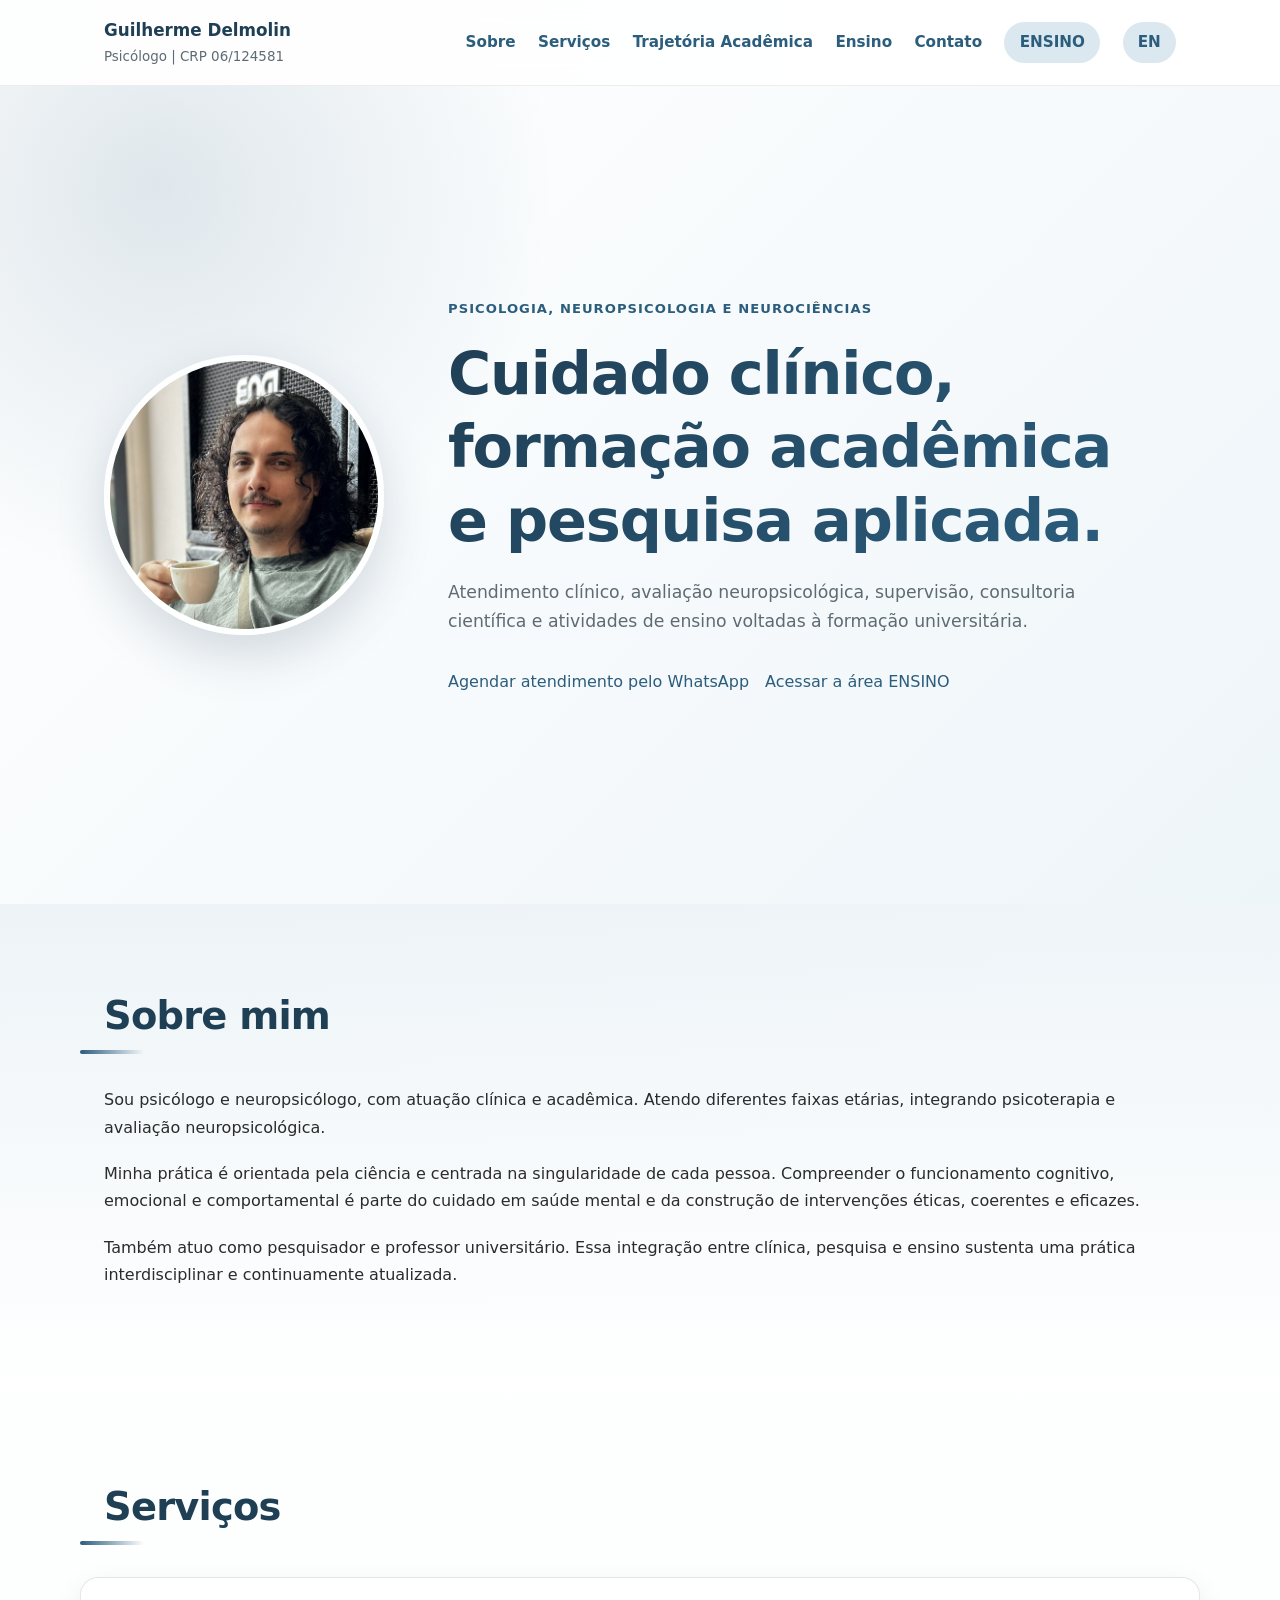
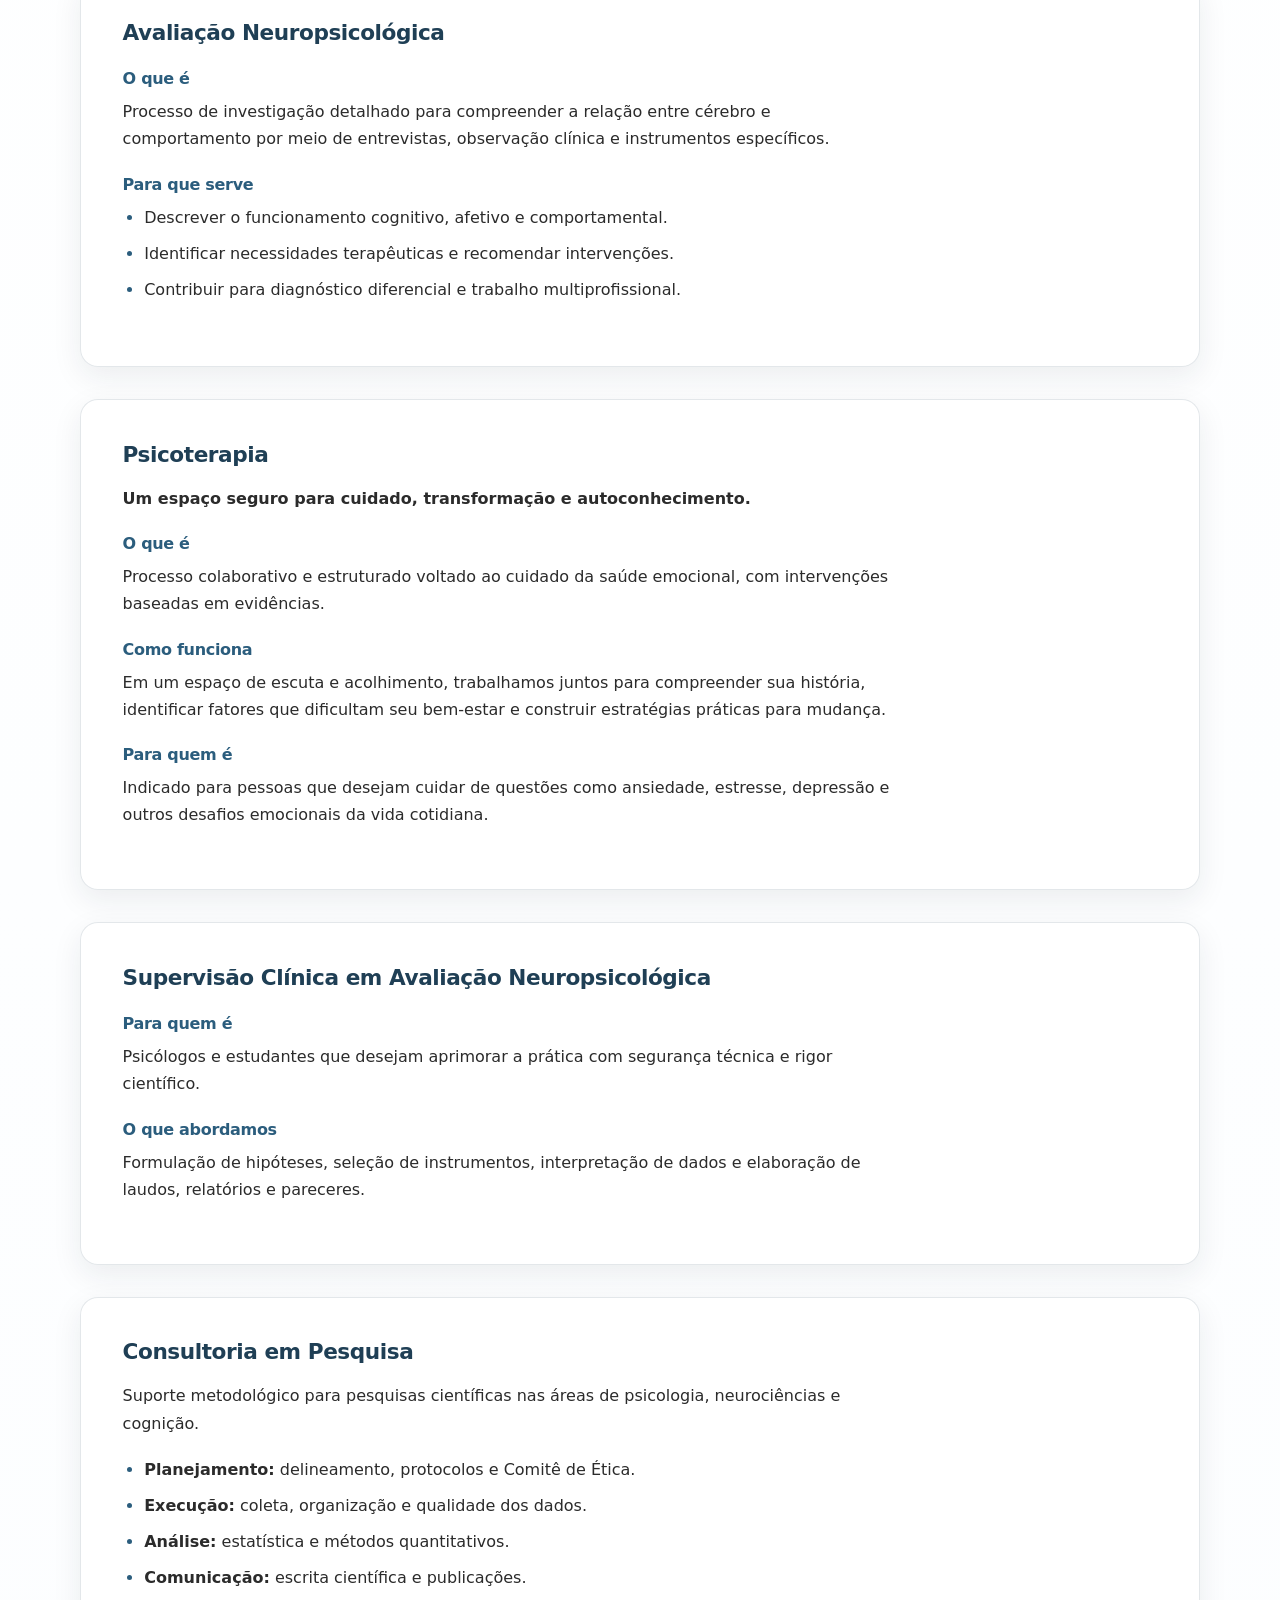
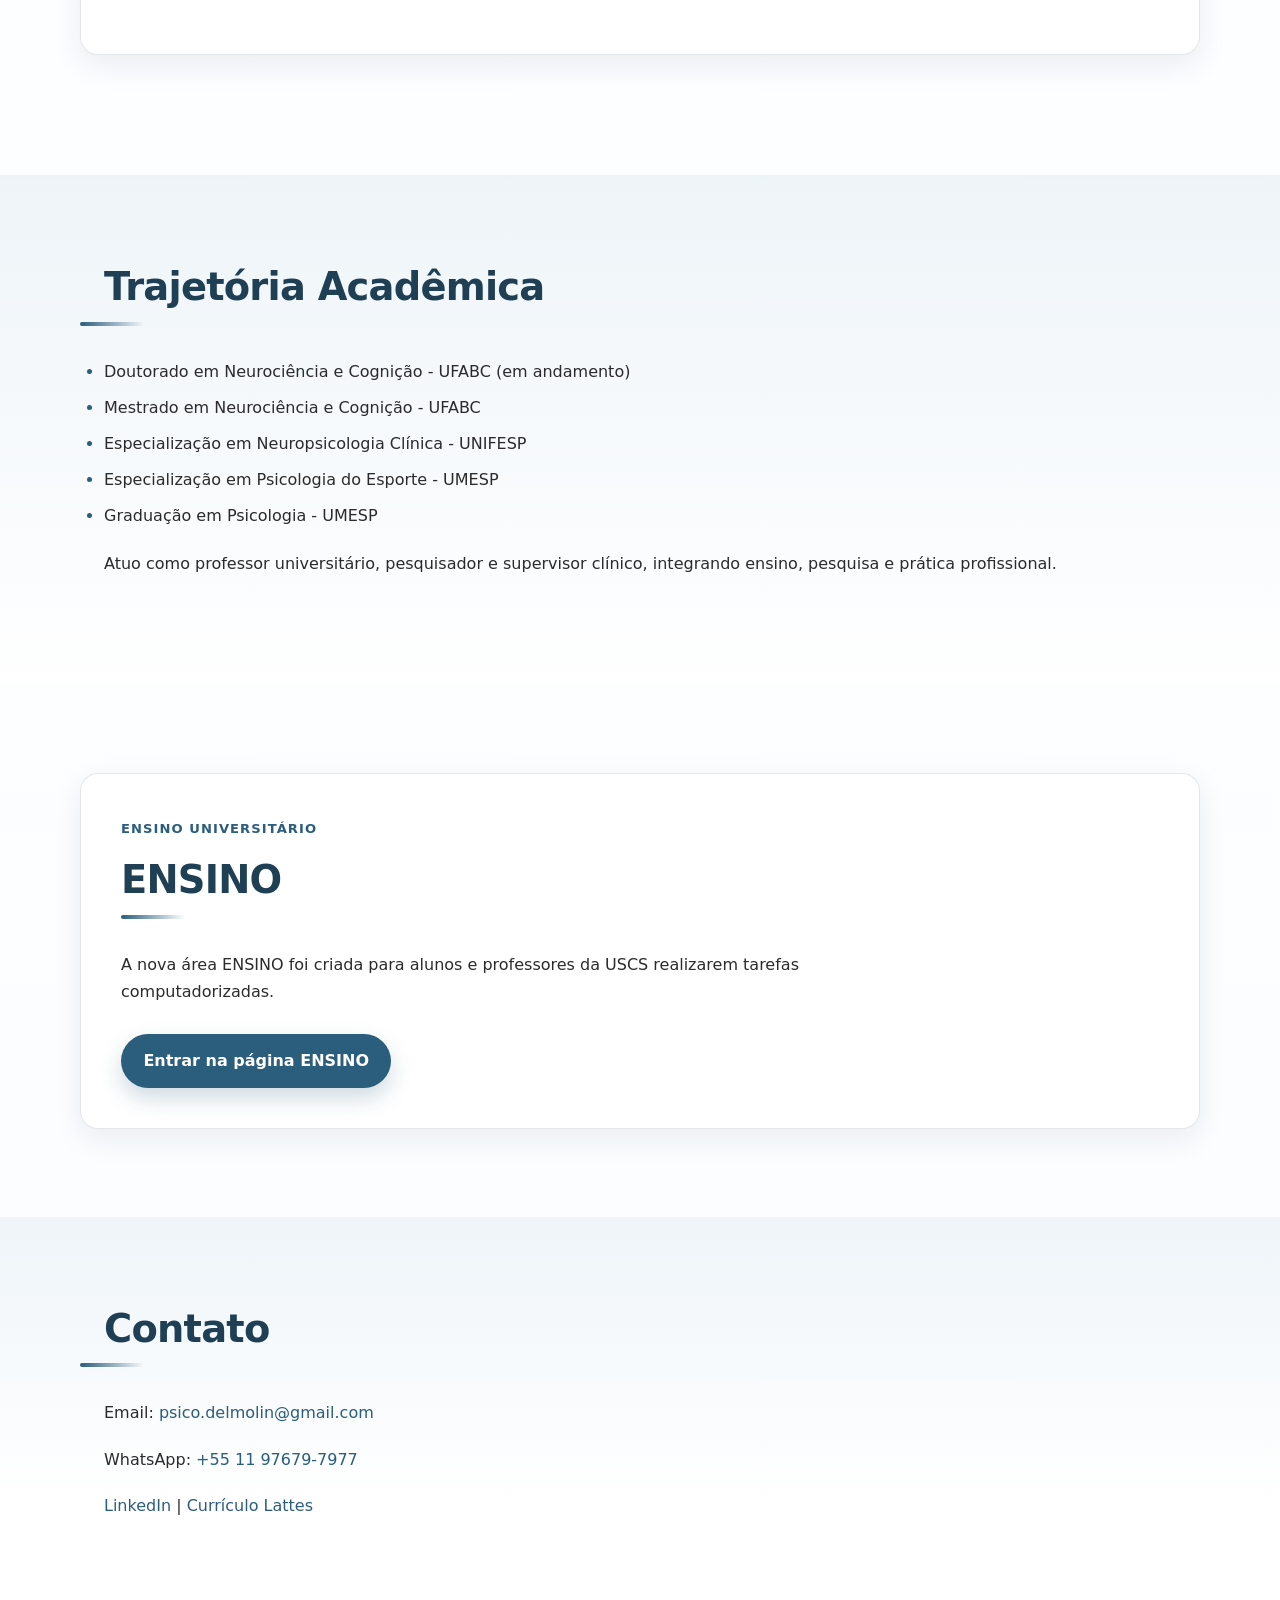
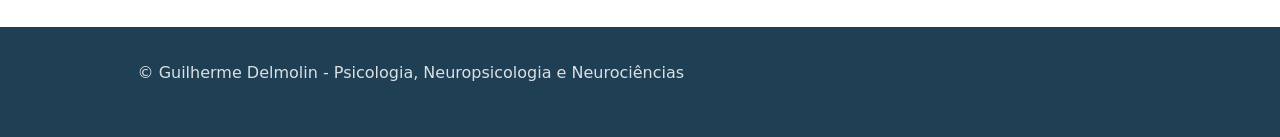
<file: index.html>
<!DOCTYPE html>
<html lang="pt-BR">
<head>
  <meta charset="UTF-8">
  <meta name="viewport" content="width=device-width, initial-scale=1.0">
  <title>Psicologia e Neuropsicologia | Guilherme Delmolin</title>
  <meta
    name="description"
    content="Psic&oacute;logo e neuropsic&oacute;logo com atua&ccedil;&atilde;o cl&iacute;nica, acad&ecirc;mica e cient&iacute;fica. Atendimento psicol&oacute;gico, avalia&ccedil;&atilde;o neuropsicol&oacute;gica, supervis&atilde;o cl&iacute;nica, consultoria em pesquisa e ensino universit&aacute;rio."
  >
  <link rel="canonical" href="https://delmoling.github.io/">
  <link rel="alternate" hreflang="pt-BR" href="https://delmoling.github.io/">
  <link rel="alternate" hreflang="en" href="https://delmoling.github.io/en/index.html">
  <link rel="alternate" hreflang="x-default" href="https://delmoling.github.io/">
  <link rel="stylesheet" href="style-refined.css">
</head>
<body>
  <header>
    <nav aria-label="Menu principal">
      <div class="nav-brand">
        <span class="brand-name">Guilherme Delmolin</span>
        <span class="brand-subtitle">Psic&oacute;logo | CRP 06/124581</span>
      </div>
      <ul>
        <li><a href="#sobre">Sobre</a></li>
        <li><a href="#servicos">Servi&ccedil;os</a></li>
        <li><a href="#academico">Trajet&oacute;ria Acad&ecirc;mica</a></li>
        <li><a href="#ensino">Ensino</a></li>
        <li><a href="#contato">Contato</a></li>
        <li><a href="ensino/index.html">ENSINO</a></li>
        <li><a href="en/index.html" lang="en">EN</a></li>
      </ul>
    </nav>
  </header>

  <main>
    <section id="hero">
      <div class="hero-content">
        <img src="assets/profile.jpg" alt="Foto de Guilherme Delmolin" class="hero-photo">
        <div class="hero-text">
          <p class="eyebrow">Psicologia, Neuropsicologia e Neuroci&ecirc;ncias</p>
          <h1>Cuidado cl&iacute;nico, forma&ccedil;&atilde;o acad&ecirc;mica e pesquisa aplicada.</h1>
          <p>
            Atendimento cl&iacute;nico, avalia&ccedil;&atilde;o neuropsicol&oacute;gica, supervis&atilde;o,
            consultoria cient&iacute;fica e atividades de ensino voltadas &agrave; forma&ccedil;&atilde;o
            universit&aacute;ria.
          </p>
          <div class="hero-buttons">
            <a href="https://wa.me/5511976797977">Agendar atendimento pelo WhatsApp</a>
            <a href="ensino/index.html">Acessar a &aacute;rea ENSINO</a>
          </div>
        </div>
      </div>
    </section>

    <section id="sobre">
      <h2>Sobre mim</h2>
      <p>
        Sou psic&oacute;logo e neuropsic&oacute;logo, com atua&ccedil;&atilde;o cl&iacute;nica e acad&ecirc;mica.
        Atendo diferentes faixas et&aacute;rias, integrando psicoterapia e avalia&ccedil;&atilde;o
        neuropsicol&oacute;gica.
      </p>
      <p>
        Minha pr&aacute;tica &eacute; orientada pela ci&ecirc;ncia e centrada na singularidade de cada
        pessoa. Compreender o funcionamento cognitivo, emocional e comportamental &eacute;
        parte do cuidado em sa&uacute;de mental e da constru&ccedil;&atilde;o de interven&ccedil;&otilde;es
        &eacute;ticas, coerentes e eficazes.
      </p>
      <p>
        Tamb&eacute;m atuo como pesquisador e professor universit&aacute;rio. Essa integra&ccedil;&atilde;o
        entre cl&iacute;nica, pesquisa e ensino sustenta uma pr&aacute;tica interdisciplinar e
        continuamente atualizada.
      </p>
    </section>

    <section id="servicos">
      <h2>Servi&ccedil;os</h2>

      <article>
        <h3>Avalia&ccedil;&atilde;o Neuropsicol&oacute;gica</h3>
        <h4>O que &eacute;</h4>
        <p>
          Processo de investiga&ccedil;&atilde;o detalhado para compreender a rela&ccedil;&atilde;o entre
          c&eacute;rebro e comportamento por meio de entrevistas, observa&ccedil;&atilde;o cl&iacute;nica e
          instrumentos espec&iacute;ficos.
        </p>
        <h4>Para que serve</h4>
        <ul>
          <li>Descrever o funcionamento cognitivo, afetivo e comportamental.</li>
          <li>Identificar necessidades terap&ecirc;uticas e recomendar interven&ccedil;&otilde;es.</li>
          <li>Contribuir para diagn&oacute;stico diferencial e trabalho multiprofissional.</li>
        </ul>
      </article>

      <article>
        <h3>Psicoterapia</h3>
        <p><strong>Um espa&ccedil;o seguro para cuidado, transforma&ccedil;&atilde;o e autoconhecimento.</strong></p>
        <h4>O que &eacute;</h4>
        <p>
          Processo colaborativo e estruturado voltado ao cuidado da sa&uacute;de emocional,
          com interven&ccedil;&otilde;es baseadas em evid&ecirc;ncias.
        </p>
        <h4>Como funciona</h4>
        <p>
          Em um espa&ccedil;o de escuta e acolhimento, trabalhamos juntos para compreender sua
          hist&oacute;ria, identificar fatores que dificultam seu bem-estar e construir
          estrat&eacute;gias pr&aacute;ticas para mudan&ccedil;a.
        </p>
        <h4>Para quem &eacute;</h4>
        <p>
          Indicado para pessoas que desejam cuidar de quest&otilde;es como ansiedade,
          estresse, depress&atilde;o e outros desafios emocionais da vida cotidiana.
        </p>
      </article>

      <article>
        <h3>Supervis&atilde;o Cl&iacute;nica em Avalia&ccedil;&atilde;o Neuropsicol&oacute;gica</h3>
        <h4>Para quem &eacute;</h4>
        <p>
          Psic&oacute;logos e estudantes que desejam aprimorar a pr&aacute;tica com seguran&ccedil;a
          t&eacute;cnica e rigor cient&iacute;fico.
        </p>
        <h4>O que abordamos</h4>
        <p>
          Formula&ccedil;&atilde;o de hip&oacute;teses, sele&ccedil;&atilde;o de instrumentos, interpreta&ccedil;&atilde;o de
          dados e elabora&ccedil;&atilde;o de laudos, relat&oacute;rios e pareceres.
        </p>
      </article>

      <article>
        <h3>Consultoria em Pesquisa</h3>
        <p>
          Suporte metodol&oacute;gico para pesquisas cient&iacute;ficas nas &aacute;reas de psicologia,
          neuroci&ecirc;ncias e cogni&ccedil;&atilde;o.
        </p>
        <ul>
          <li><strong>Planejamento:</strong> delineamento, protocolos e Comit&ecirc; de &Eacute;tica.</li>
          <li><strong>Execu&ccedil;&atilde;o:</strong> coleta, organiza&ccedil;&atilde;o e qualidade dos dados.</li>
          <li><strong>An&aacute;lise:</strong> estat&iacute;stica e m&eacute;todos quantitativos.</li>
          <li><strong>Comunica&ccedil;&atilde;o:</strong> escrita cient&iacute;fica e publica&ccedil;&otilde;es.</li>
        </ul>
      </article>
    </section>

    <section id="academico">
      <h2>Trajet&oacute;ria Acad&ecirc;mica</h2>
      <ul>
        <li>Doutorado em Neuroci&ecirc;ncia e Cogni&ccedil;&atilde;o - UFABC (em andamento)</li>
        <li>Mestrado em Neuroci&ecirc;ncia e Cogni&ccedil;&atilde;o - UFABC</li>
        <li>Especializa&ccedil;&atilde;o em Neuropsicologia Cl&iacute;nica - UNIFESP</li>
        <li>Especializa&ccedil;&atilde;o em Psicologia do Esporte - UMESP</li>
        <li>Gradua&ccedil;&atilde;o em Psicologia - UMESP</li>
      </ul>
      <p>
        Atuo como professor universit&aacute;rio, pesquisador e supervisor cl&iacute;nico,
        integrando ensino, pesquisa e pr&aacute;tica profissional.
      </p>
    </section>

    <section id="ensino">
      <div class="panel">
        <p class="eyebrow">Ensino universit&aacute;rio</p>
        <h2>ENSINO</h2>
        <p>
          A nova &aacute;rea ENSINO foi criada para alunos e professores da USCS realizarem
          tarefas computadorizadas.
        </p>
        <p class="section-cta">
          <a class="button-link" href="ensino/index.html">Entrar na p&aacute;gina ENSINO</a>
        </p>
      </div>
    </section>

    <section id="contato">
      <h2>Contato</h2>
      <p>Email: <a href="mailto:psico.delmolin@gmail.com">psico.delmolin@gmail.com</a></p>
      <p>WhatsApp: <a href="https://wa.me/5511976797977">+55 11 97679-7977</a></p>
      <p>
        <a href="https://www.linkedin.com/in/guilhermedelmolin/">LinkedIn</a> |
        <a href="http://lattes.cnpq.br/0295726464042689">Curr&iacute;culo Lattes</a>
      </p>
    </section>
  </main>

  <footer>
    <p>&copy; Guilherme Delmolin - Psicologia, Neuropsicologia e Neuroci&ecirc;ncias</p>
  </footer>
</body>
</html>
</file>
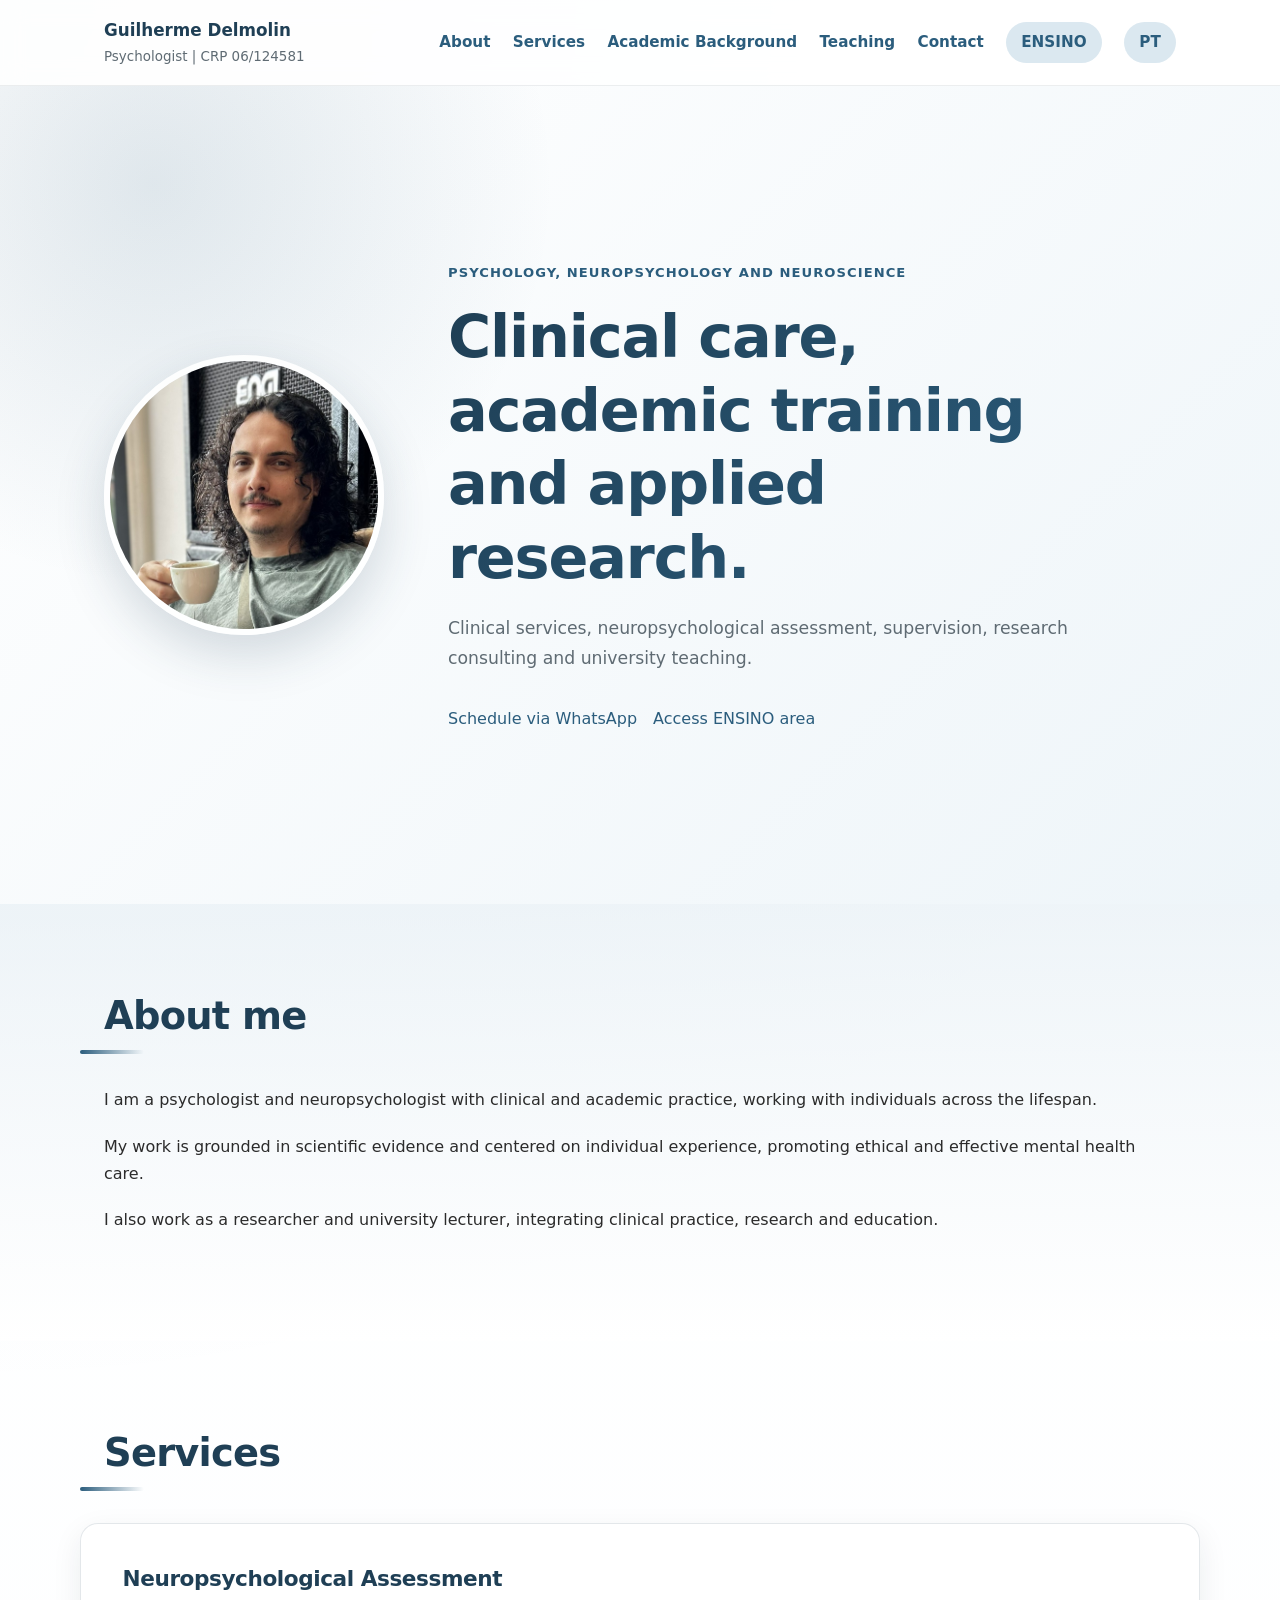
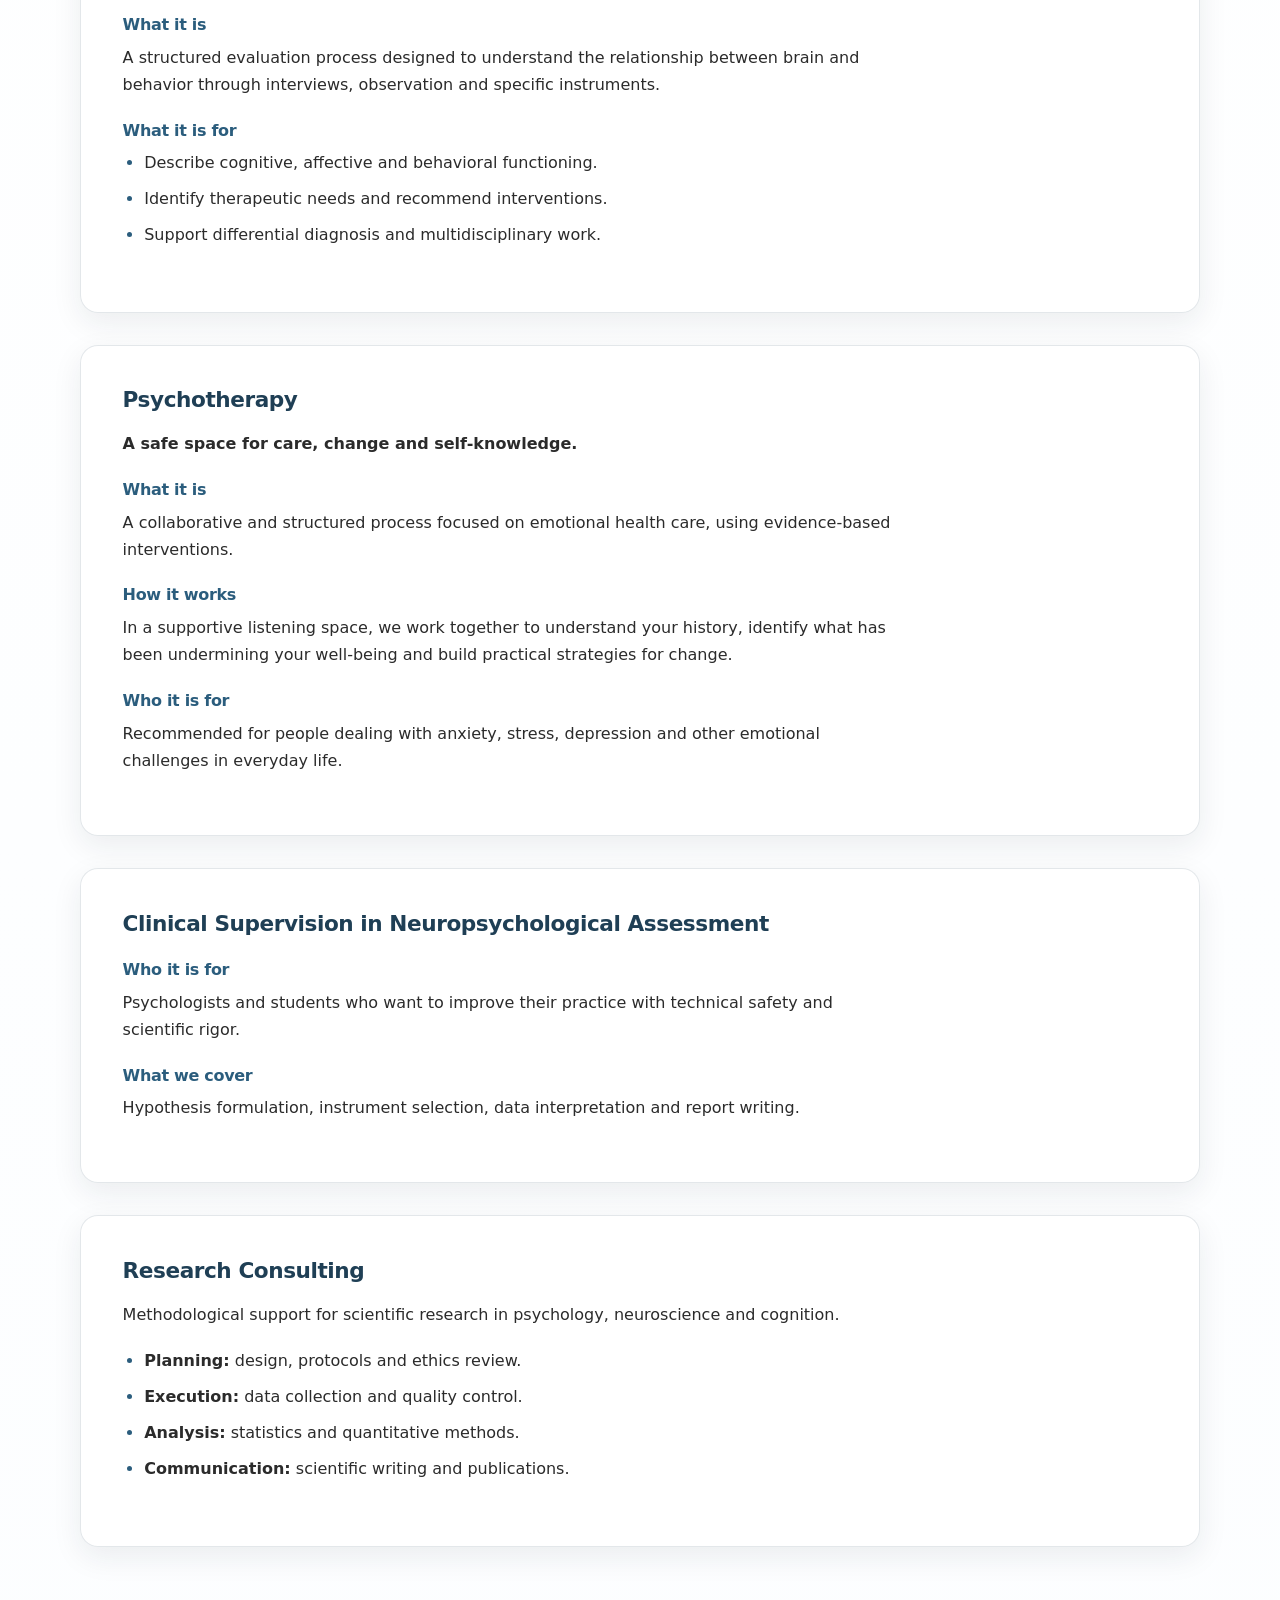
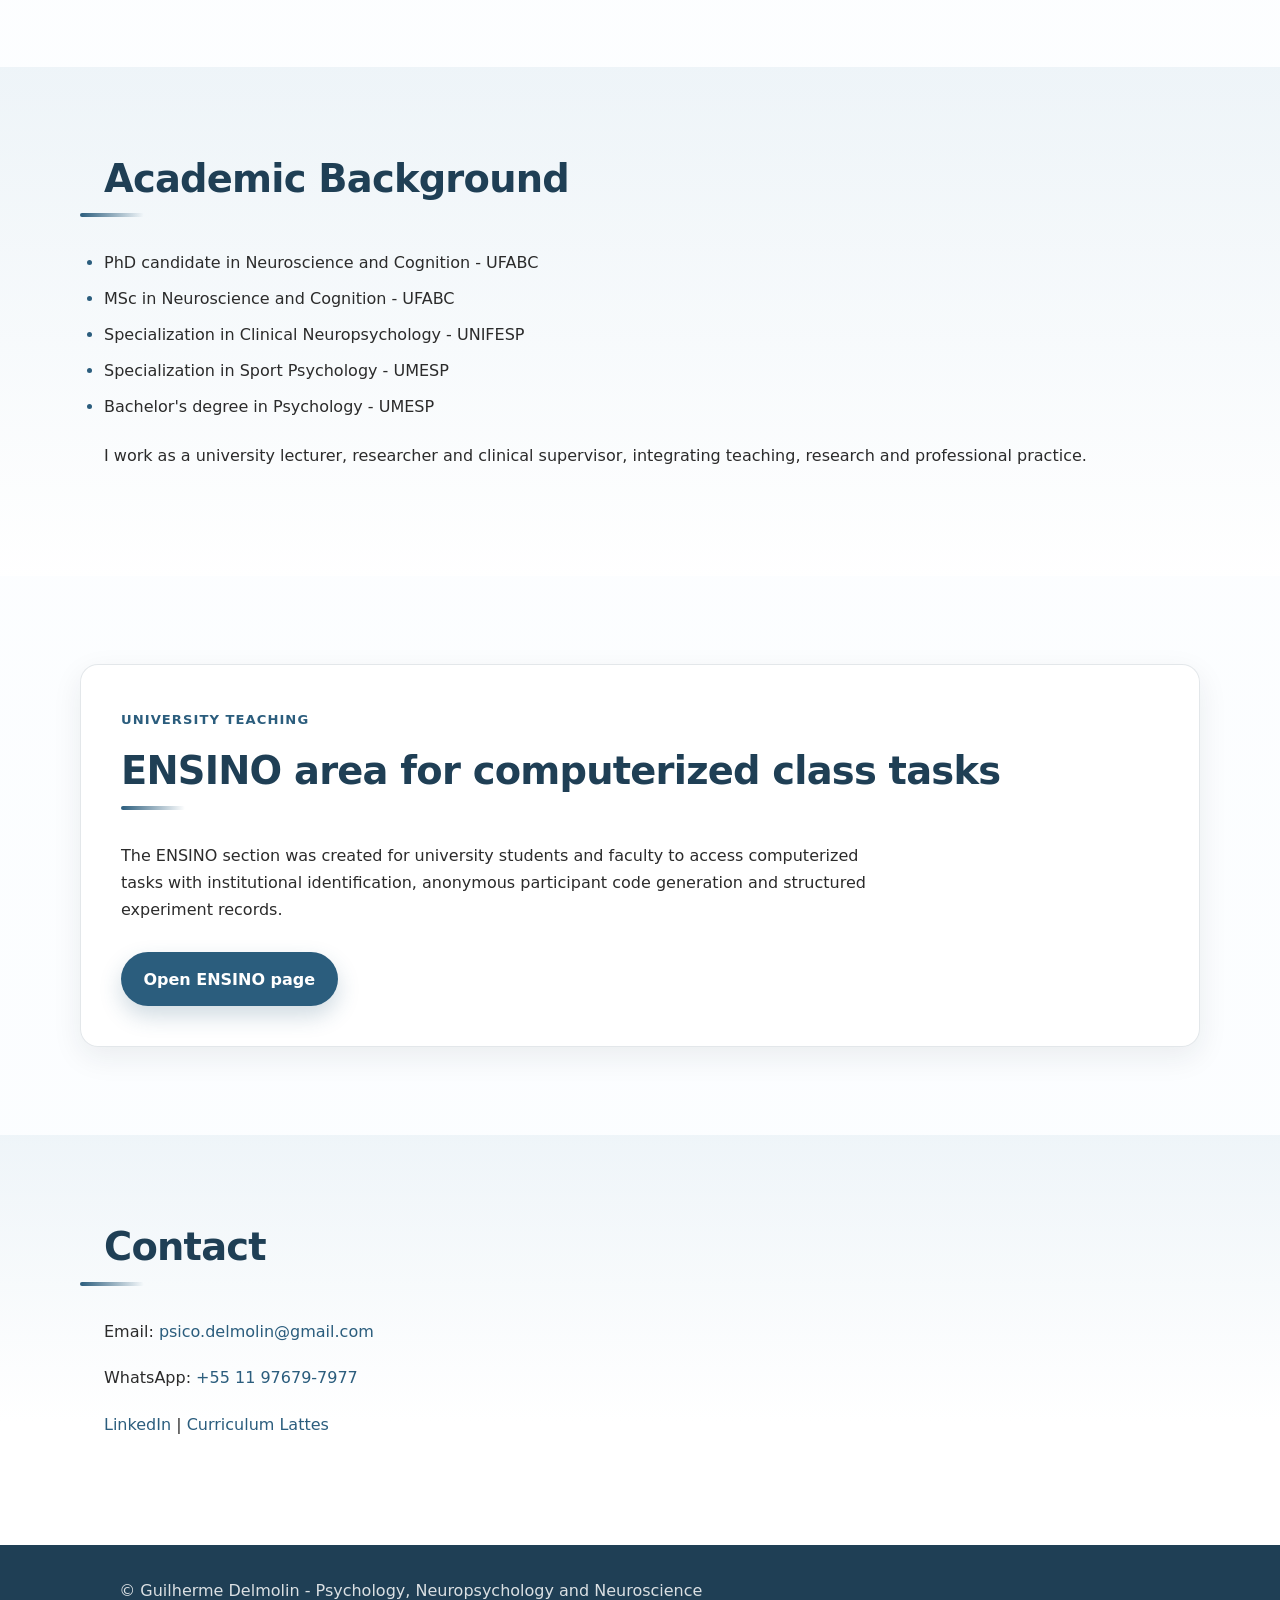
<file: en/index.html>
<!DOCTYPE html>
<html lang="en">
<head>
  <meta charset="UTF-8">
  <meta name="viewport" content="width=device-width, initial-scale=1.0">
  <title>Psychology &amp; Neuropsychology | Guilherme Delmolin</title>
  <meta
    name="description"
    content="Psychologist and neuropsychologist with clinical, academic and scientific practice. Psychological services, neuropsychological assessment, research consulting and university teaching."
  >
  <link rel="canonical" href="https://delmoling.github.io/en/index.html">
  <link rel="alternate" hreflang="en" href="https://delmoling.github.io/en/index.html">
  <link rel="alternate" hreflang="pt-BR" href="https://delmoling.github.io/">
  <link rel="alternate" hreflang="x-default" href="https://delmoling.github.io/">
  <link rel="stylesheet" href="../style-refined.css">
</head>
<body>
  <header>
    <nav aria-label="Main navigation">
      <div class="nav-brand">
        <span class="brand-name">Guilherme Delmolin</span>
        <span class="brand-subtitle">Psychologist | CRP 06/124581</span>
      </div>
      <ul>
        <li><a href="#about">About</a></li>
        <li><a href="#services">Services</a></li>
        <li><a href="#academic">Academic Background</a></li>
        <li><a href="#teaching">Teaching</a></li>
        <li><a href="#contact">Contact</a></li>
        <li><a href="../ensino/index.html">ENSINO</a></li>
        <li><a href="../index.html" lang="pt-BR">PT</a></li>
      </ul>
    </nav>
  </header>

  <main>
    <section id="hero">
      <div class="hero-content">
        <img src="../assets/profile.jpg" alt="Photo of Guilherme Delmolin" class="hero-photo">
        <div class="hero-text">
          <p class="eyebrow">Psychology, Neuropsychology and Neuroscience</p>
          <h1>Clinical care, academic training and applied research.</h1>
          <p>
            Clinical services, neuropsychological assessment, supervision, research
            consulting and university teaching.
          </p>
          <div class="hero-buttons">
            <a href="https://wa.me/5511976797977">Schedule via WhatsApp</a>
            <a href="../ensino/index.html">Access ENSINO area</a>
          </div>
        </div>
      </div>
    </section>

    <section id="about">
      <h2>About me</h2>
      <p>
        I am a psychologist and neuropsychologist with clinical and academic
        practice, working with individuals across the lifespan.
      </p>
      <p>
        My work is grounded in scientific evidence and centered on individual
        experience, promoting ethical and effective mental health care.
      </p>
      <p>
        I also work as a researcher and university lecturer, integrating clinical
        practice, research and education.
      </p>
    </section>

    <section id="services">
      <h2>Services</h2>

      <article>
        <h3>Neuropsychological Assessment</h3>
        <h4>What it is</h4>
        <p>
          A structured evaluation process designed to understand the relationship
          between brain and behavior through interviews, observation and specific
          instruments.
        </p>
        <h4>What it is for</h4>
        <ul>
          <li>Describe cognitive, affective and behavioral functioning.</li>
          <li>Identify therapeutic needs and recommend interventions.</li>
          <li>Support differential diagnosis and multidisciplinary work.</li>
        </ul>
      </article>

      <article>
        <h3>Psychotherapy</h3>
        <p><strong>A safe space for care, change and self-knowledge.</strong></p>
        <h4>What it is</h4>
        <p>
          A collaborative and structured process focused on emotional health care,
          using evidence-based interventions.
        </p>
        <h4>How it works</h4>
        <p>
          In a supportive listening space, we work together to understand your
          history, identify what has been undermining your well-being and build
          practical strategies for change.
        </p>
        <h4>Who it is for</h4>
        <p>
          Recommended for people dealing with anxiety, stress, depression and other
          emotional challenges in everyday life.
        </p>
      </article>

      <article>
        <h3>Clinical Supervision in Neuropsychological Assessment</h3>
        <h4>Who it is for</h4>
        <p>
          Psychologists and students who want to improve their practice with
          technical safety and scientific rigor.
        </p>
        <h4>What we cover</h4>
        <p>
          Hypothesis formulation, instrument selection, data interpretation and
          report writing.
        </p>
      </article>

      <article>
        <h3>Research Consulting</h3>
        <p>
          Methodological support for scientific research in psychology,
          neuroscience and cognition.
        </p>
        <ul>
          <li><strong>Planning:</strong> design, protocols and ethics review.</li>
          <li><strong>Execution:</strong> data collection and quality control.</li>
          <li><strong>Analysis:</strong> statistics and quantitative methods.</li>
          <li><strong>Communication:</strong> scientific writing and publications.</li>
        </ul>
      </article>
    </section>

    <section id="academic">
      <h2>Academic Background</h2>
      <ul>
        <li>PhD candidate in Neuroscience and Cognition - UFABC</li>
        <li>MSc in Neuroscience and Cognition - UFABC</li>
        <li>Specialization in Clinical Neuropsychology - UNIFESP</li>
        <li>Specialization in Sport Psychology - UMESP</li>
        <li>Bachelor's degree in Psychology - UMESP</li>
      </ul>
      <p>
        I work as a university lecturer, researcher and clinical supervisor,
        integrating teaching, research and professional practice.
      </p>
    </section>

    <section id="teaching">
      <div class="panel">
        <p class="eyebrow">University teaching</p>
        <h2>ENSINO area for computerized class tasks</h2>
        <p>
          The ENSINO section was created for university students and faculty to
          access computerized tasks with institutional identification, anonymous
          participant code generation and structured experiment records.
        </p>
        <p class="section-cta">
          <a class="button-link" href="../ensino/index.html">Open ENSINO page</a>
        </p>
      </div>
    </section>

    <section id="contact">
      <h2>Contact</h2>
      <p>Email: <a href="mailto:psico.delmolin@gmail.com">psico.delmolin@gmail.com</a></p>
      <p>WhatsApp: <a href="https://wa.me/5511976797977">+55 11 97679-7977</a></p>
      <p>
        <a href="https://www.linkedin.com/in/guilhermedelmolin/">LinkedIn</a> |
        <a href="http://lattes.cnpq.br/0295726464042689">Curriculum Lattes</a>
      </p>
    </section>
  </main>

  <footer>
    <p>&copy; Guilherme Delmolin - Psychology, Neuropsychology and Neuroscience</p>
  </footer>
</body>
</html>
</file>
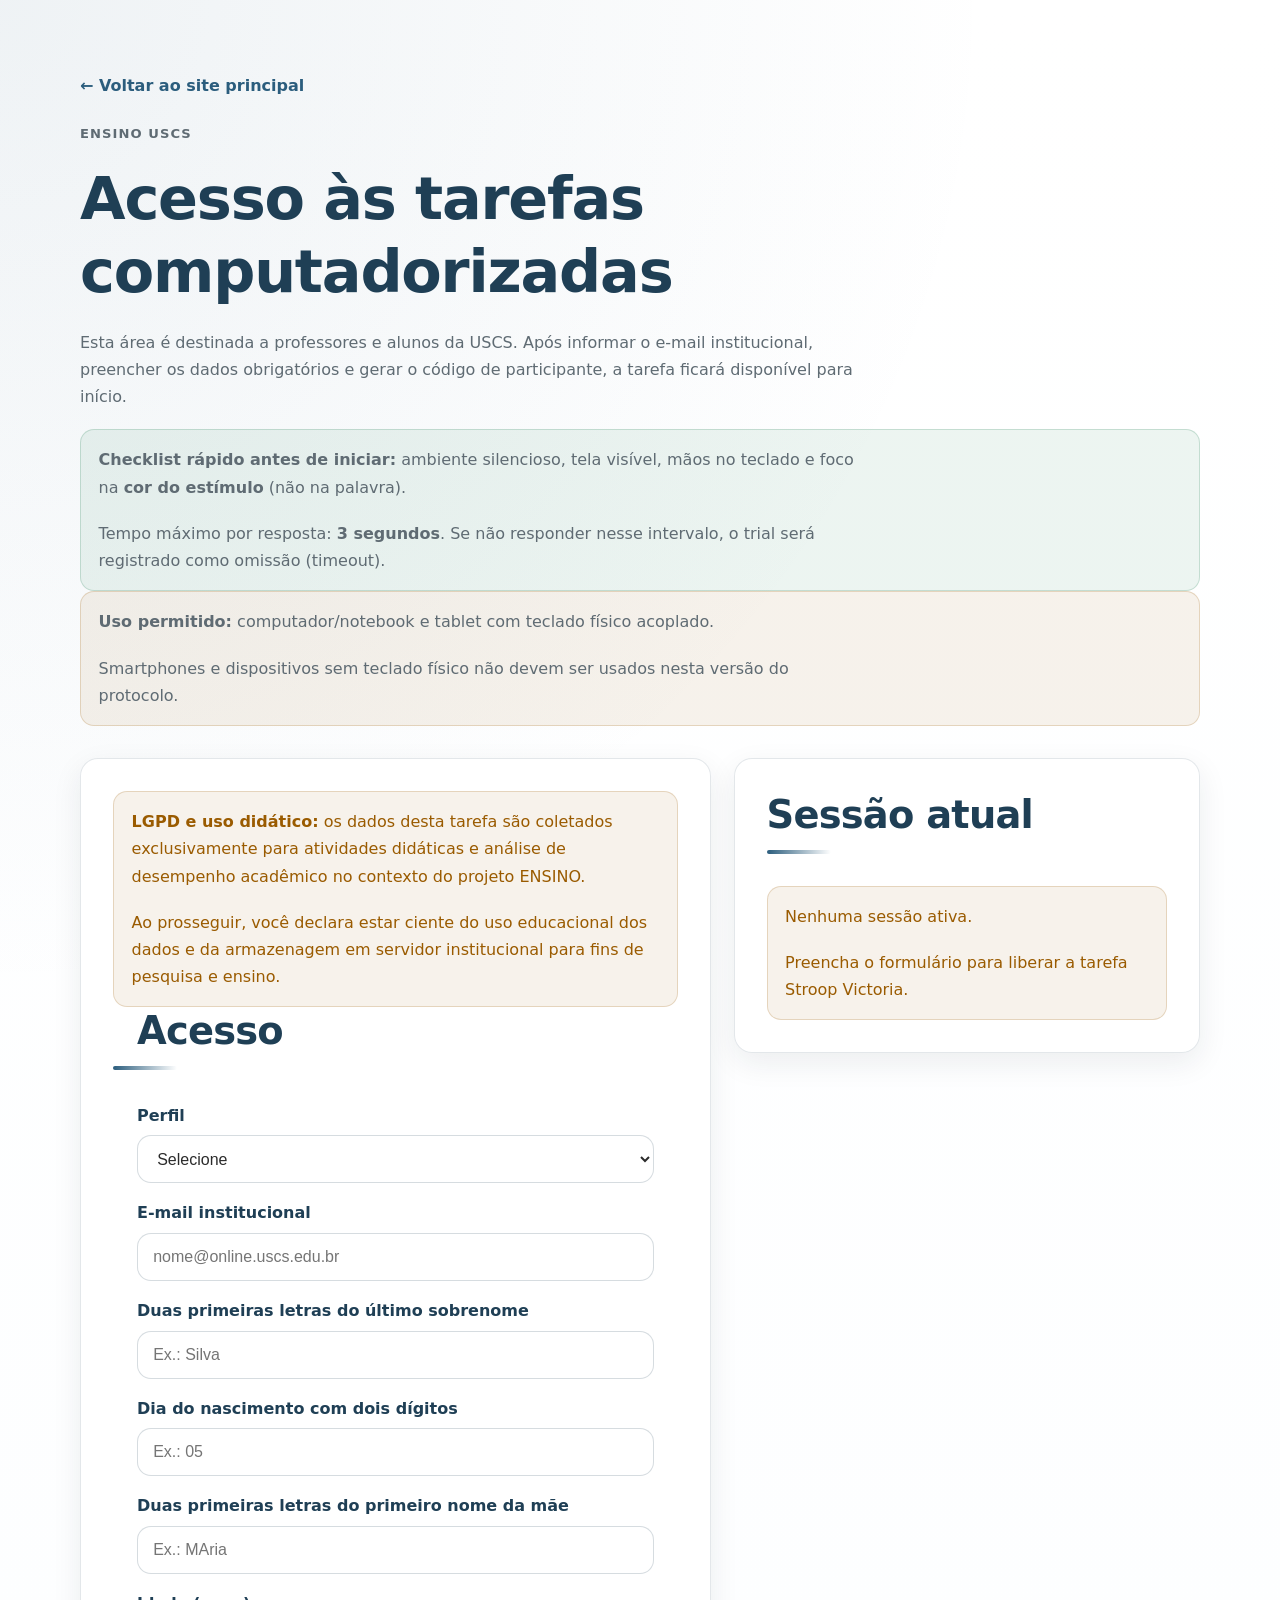
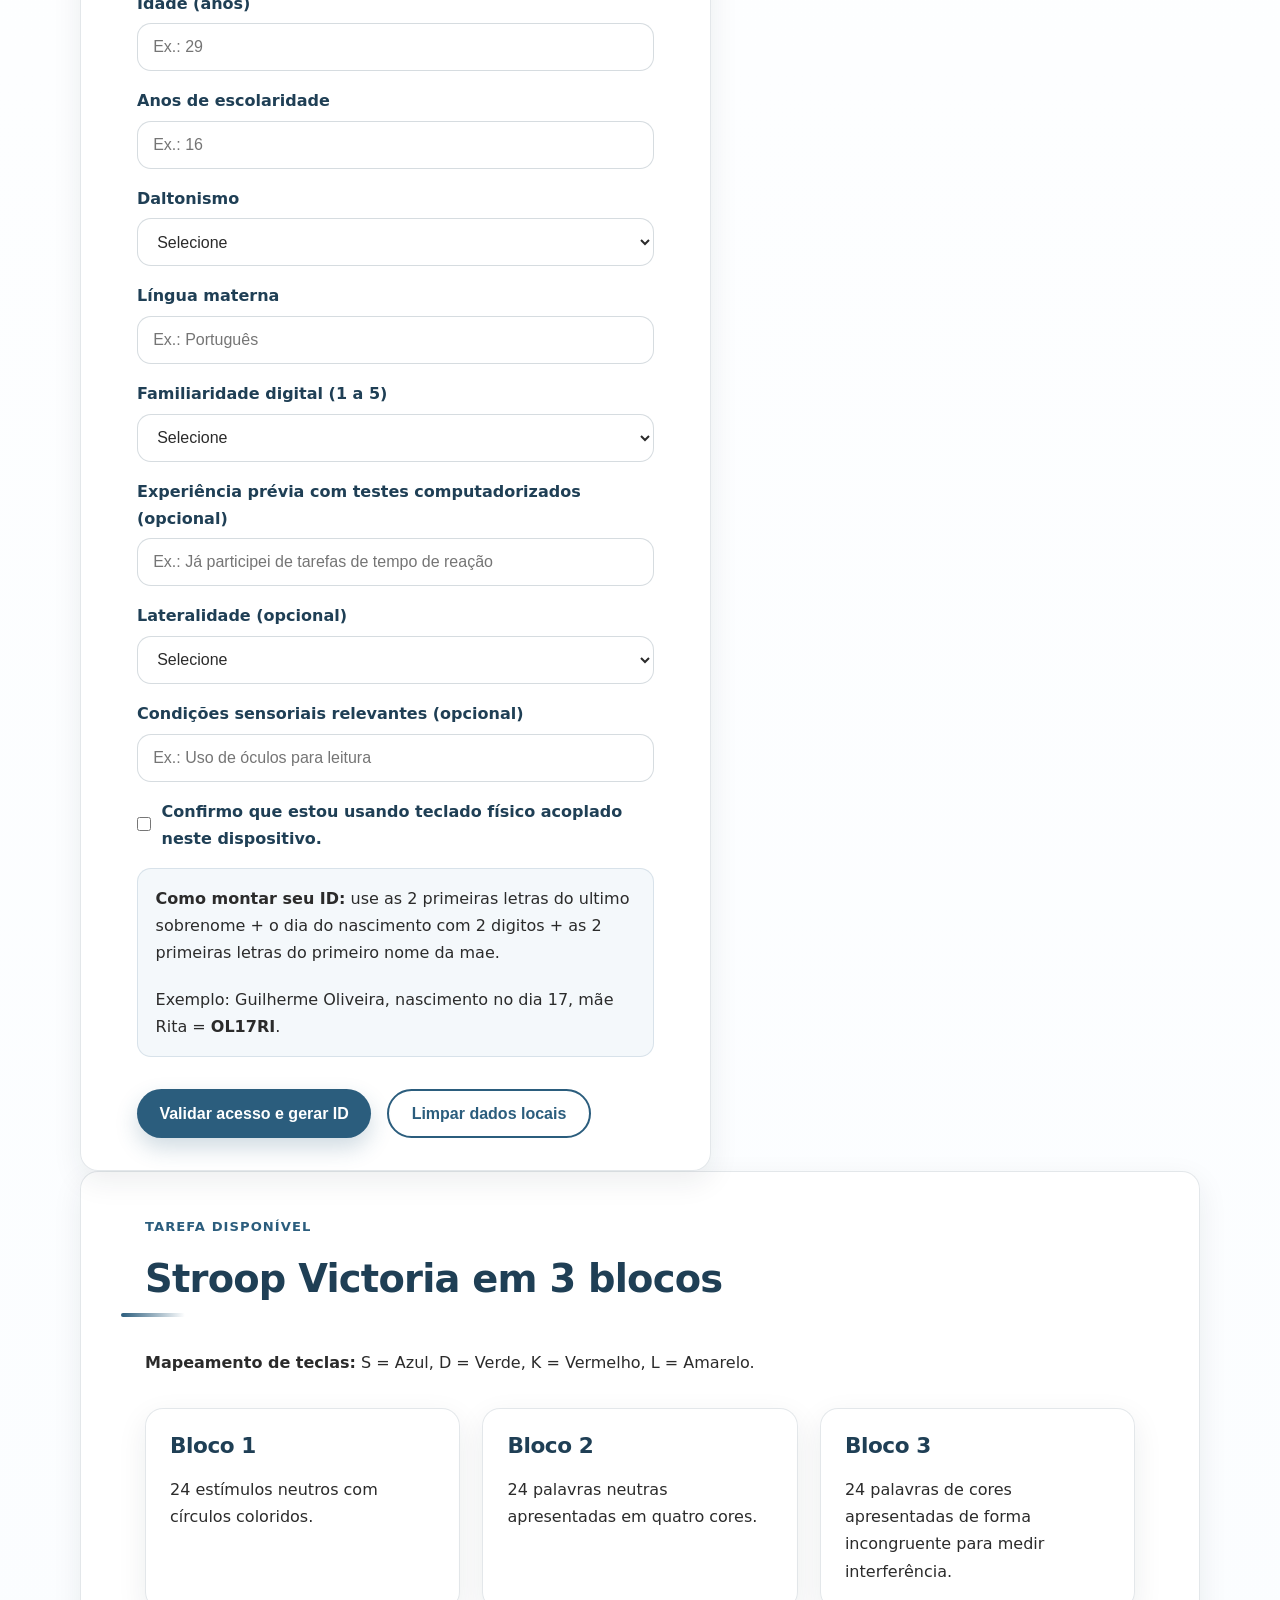
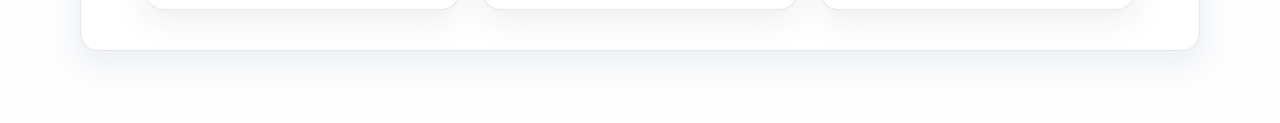
<file: ensino/index.html>
<!DOCTYPE html>
<html lang="pt-BR">
<head>
  <meta charset="UTF-8">
  <meta name="viewport" content="width=device-width, initial-scale=1.0">
  <title>ENSINO | Guilherme Delmolin</title>
  <meta name="robots" content="noindex, nofollow">
  <meta name="description" content="Área ENSINO para tarefas computadorizadas e registro de dados experimentais.">
  <link rel="stylesheet" href="../style-refined.css">
</head>
<body>
  <main class="page-shell">
    <div class="page-wrap">
      <a class="back-link" href="../index.html">&larr; Voltar ao site principal</a>

      <div class="page-header">
        <p class="eyebrow">ENSINO USCS</p>
        <h1>Acesso às tarefas computadorizadas</h1>
        <p>
          Esta área é destinada a professores e alunos da USCS. Após informar o
          e-mail institucional, preencher os dados obrigatórios e gerar o código de participante, a tarefa ficará
          disponível para início.
        </p>
        <div class="status-box success">
          <p><strong>Checklist rápido antes de iniciar:</strong> ambiente silencioso, tela visível, mãos no teclado e foco na <strong>cor do estímulo</strong> (não na palavra).</p>
          <p>Tempo máximo por resposta: <strong>3 segundos</strong>. Se não responder nesse intervalo, o trial será registrado como omissão (timeout).</p>
        </div>
        <div class="status-box warning">
          <p><strong>Uso permitido:</strong> computador/notebook e tablet com teclado físico acoplado.</p>
          <p>Smartphones e dispositivos sem teclado físico não devem ser usados nesta versão do protocolo.</p>
        </div>
      </div>

      <div class="two-column-grid">
        <section class="form-card" aria-labelledby="form-access-title">
          <div class="status-box warning">
            <p><strong>LGPD e uso didático:</strong> os dados desta tarefa são coletados exclusivamente para atividades didáticas e análise de desempenho acadêmico no contexto do projeto ENSINO.</p>
            <p>Ao prosseguir, você declara estar ciente do uso educacional dos dados e da armazenagem em servidor institucional para fins de pesquisa e ensino.</p>
          </div>
          <h2 id="form-access-title">Acesso</h2>
          <form id="access-form" novalidate>
            <div class="field">
              <label for="role">Perfil</label>
              <select id="role" name="role" required>
                <option value="">Selecione</option>
                <option value="professor">Professor(a)</option>
                <option value="aluno">Aluno(a)</option>
              </select>
            </div>

            <div class="field">
              <label for="email">E-mail institucional</label>
              <input
                id="email"
                name="email"
                type="email"
                inputmode="email"
                autocomplete="email"
                placeholder="nome@online.uscs.edu.br"
                required
              >
            </div>

            <div class="field">
              <label for="lastSurname">Duas primeiras letras do último sobrenome</label>
              <input
                id="lastSurname"
                name="lastSurname"
                type="text"
                autocomplete="off"
                maxlength="60"
                placeholder="Ex.: Silva"
                required
              >
            </div>

            <div class="field">
              <label for="birthDay">Dia do nascimento com dois dígitos</label>
              <input
                id="birthDay"
                name="birthDay"
                type="number"
                min="1"
                max="31"
                placeholder="Ex.: 05"
                required
              >
            </div>

            <div class="field">
              <label for="motherName">Duas primeiras letras do primeiro nome da mãe</label>
              <input
                id="motherName"
                name="motherName"
                type="text"
                autocomplete="off"
                maxlength="60"
                placeholder="Ex.: MAria"
                required
              >
            </div>

            <div class="field">
              <label for="ageYears">Idade (anos)</label>
              <input
                id="ageYears"
                name="ageYears"
                type="number"
                min="18"
                max="100"
                placeholder="Ex.: 29"
                required
              >
            </div>

            <div class="field">
              <label for="schoolingYears">Anos de escolaridade</label>
              <input
                id="schoolingYears"
                name="schoolingYears"
                type="number"
                min="1"
                max="40"
                placeholder="Ex.: 16"
                required
              >
            </div>

            <div class="field">
              <label for="colorBlindness">Daltonismo</label>
              <select id="colorBlindness" name="colorBlindness" required>
                <option value="">Selecione</option>
                <option value="nao">Não</option>
                <option value="sim">Sim</option>
              </select>
            </div>

            <div class="field">
              <label for="motherTongue">Língua materna</label>
              <input
                id="motherTongue"
                name="motherTongue"
                type="text"
                maxlength="60"
                placeholder="Ex.: Português"
                required
              >
            </div>

            <div class="field">
              <label for="digitalFamiliarity">Familiaridade digital (1 a 5)</label>
              <select id="digitalFamiliarity" name="digitalFamiliarity" required>
                <option value="">Selecione</option>
                <option value="1">1 - Muito baixa</option>
                <option value="2">2 - Baixa</option>
                <option value="3">3 - Média</option>
                <option value="4">4 - Alta</option>
                <option value="5">5 - Muito alta</option>
              </select>
            </div>

            <div class="field">
              <label for="computerExperience">Experiência prévia com testes computadorizados (opcional)</label>
              <input
                id="computerExperience"
                name="computerExperience"
                type="text"
                maxlength="120"
                placeholder="Ex.: Já participei de tarefas de tempo de reação"
              >
            </div>

            <div class="field">
              <label for="handedness">Lateralidade (opcional)</label>
              <select id="handedness" name="handedness">
                <option value="">Selecione</option>
                <option value="destro">Destro(a)</option>
                <option value="canhoto">Canhoto(a)</option>
                <option value="ambidestro">Ambidestro(a)</option>
              </select>
            </div>

            <div class="field">
              <label for="sensoryNotes">Condições sensoriais relevantes (opcional)</label>
              <input
                id="sensoryNotes"
                name="sensoryNotes"
                type="text"
                maxlength="120"
                placeholder="Ex.: Uso de óculos para leitura"
              >
            </div>

            <div class="field checkbox-field">
              <label>
                <input type="checkbox" id="physicalKeyboard" name="physicalKeyboard" required>
                Confirmo que estou usando teclado físico acoplado neste dispositivo.
              </label>
            </div>

            <div class="inline-note">
              <p><strong>Como montar seu ID:</strong> use as 2 primeiras letras do ultimo sobrenome + o dia do nascimento com 2 digitos + as 2 primeiras letras do primeiro nome da mae.</p>
              <p>Exemplo: Guilherme Oliveira, nascimento no dia 17, mãe Rita = <strong>OL17RI</strong>.</p>
            </div>

            <div class="button-row">
              <button type="submit">Validar acesso e gerar ID</button>
              <button type="button" class="secondary-button" id="clear-session">Limpar dados locais</button>
            </div>
          </form>

          <div id="form-status" class="status-box warning" hidden></div>
        </section>

        <aside class="result-card stack" aria-labelledby="session-title">
          <h2 id="session-title">Sessão atual</h2>
          <div id="session-empty" class="status-box warning">
            <p>Nenhuma sessão ativa.</p>
            <p>Preencha o formulário para liberar a tarefa Stroop Victoria.</p>
          </div>

          <div id="session-ready" hidden>
            <span class="pill" id="session-role-label">Participante validado</span>
            <ul class="data-list">
              <li><strong>E-mail</strong><span id="session-email">-</span></li>
              <li><strong>ID único</strong><span id="session-id">-</span></li>
              <li><strong>Idade</strong><span id="session-age">-</span></li>
              <li><strong>Escolaridade</strong><span id="session-schooling">-</span></li>
              <li><strong>Data</strong><span id="session-date">-</span></li>
            </ul>
            <div class="status-box success">
              <p>A identificação foi validada localmente neste navegador.</p>
              <p>Ao concluir a tarefa, os dados serão exportados em arquivos `.csv` e `.txt` e enviados para o backend quando configurado.</p>
            </div>
            <div class="button-row">
              <a class="button-link" href="stroop-victoria.html">Iniciar Stroop Victoria</a>
            </div>
          </div>
        </aside>
      </div>

      <section class="panel">
        <p class="eyebrow">Tarefa disponível</p>
        <h2>Stroop Victoria em 3 blocos</h2>
        <p><strong>Mapeamento de teclas:</strong> S = Azul, D = Verde, K = Vermelho, L = Amarelo.</p>
        <div class="task-grid">
          <article class="task-card">
            <h3>Bloco 1</h3>
            <p>24 estímulos neutros com círculos coloridos.</p>
          </article>
          <article class="task-card">
            <h3>Bloco 2</h3>
            <p>24 palavras neutras apresentadas em quatro cores.</p>
          </article>
          <article class="task-card">
            <h3>Bloco 3</h3>
            <p>24 palavras de cores apresentadas de forma incongruente para medir interferência.</p>
          </article>
        </div>
      </section>

    </div>
  </main>

  <script src="common.js"></script>
  <script src="app.js"></script>
</body>
</html>
</file>
<file: style-refined.css>
:root {
  --primary-color: #2b5d7d;
  --secondary-color: #e9f1f6;
  --accent-color: #1f3f55;
  --accent-soft: #dbe8f0;
  --text-color: #2b2b2b;
  --muted-text: #5f6b73;
  --background-color: #ffffff;
  --card-background: #ffffff;
  --success-color: #1e7f4f;
  --warning-color: #9a5b00;
  --danger-color: #b03a2e;
  --border-color: rgba(31, 63, 85, 0.12);
  --border-radius: 18px;
  --shadow-soft: 0 10px 30px rgba(20, 37, 52, 0.08);
  --shadow-hover: 0 16px 40px rgba(20, 37, 52, 0.14);
  --transition-smooth: all 0.28s cubic-bezier(0.4, 0, 0.2, 1);
  --content-width: 1120px;
}

*,
*::before,
*::after {
  box-sizing: border-box;
  margin: 0;
  padding: 0;
}

html {
  scroll-behavior: smooth;
}

body {
  font-family: "Segoe UI", system-ui, -apple-system, BlinkMacSystemFont, sans-serif;
  font-size: 16px;
  line-height: 1.7;
  color: var(--text-color);
  background:
    radial-gradient(circle at top left, rgba(43, 93, 125, 0.08), transparent 28%),
    linear-gradient(180deg, #ffffff 0%, #fbfdff 100%);
  -webkit-font-smoothing: antialiased;
  -moz-osx-font-smoothing: grayscale;
}

img {
  display: block;
  max-width: 100%;
}

h1,
h2,
h3,
h4 {
  line-height: 1.25;
  color: var(--accent-color);
  letter-spacing: -0.02em;
}

h1 {
  font-size: clamp(2.4rem, 4.6vw, 4rem);
  margin-bottom: 1.25rem;
}

h2 {
  font-size: clamp(1.8rem, 3vw, 2.6rem);
  margin-bottom: 2rem;
  position: relative;
  padding-bottom: 0.9rem;
}

h2::after {
  content: "";
  position: absolute;
  bottom: 0;
  left: 0;
  width: 64px;
  height: 4px;
  border-radius: 999px;
  background: linear-gradient(90deg, var(--primary-color), transparent);
}

h3 {
  font-size: 1.35rem;
  margin-bottom: 1rem;
}

h4 {
  font-size: 1rem;
  margin: 1.4rem 0 0.55rem;
  color: var(--primary-color);
}

p,
li,
label,
input,
select,
button,
textarea {
  font-size: 1rem;
}

p {
  margin-bottom: 1.2rem;
  max-width: 76ch;
}

ul {
  padding-left: 1.35rem;
  margin-bottom: 1.35rem;
}

li {
  margin-bottom: 0.55rem;
}

li::marker {
  color: var(--primary-color);
}

a {
  color: var(--primary-color);
  text-decoration: none;
  transition: var(--transition-smooth);
}

a:hover {
  color: var(--accent-color);
}

a:focus,
button:focus,
input:focus,
select:focus {
  outline: 2px solid var(--primary-color);
  outline-offset: 2px;
}

header {
  position: sticky;
  top: 0;
  z-index: 1000;
  border-bottom: 1px solid rgba(20, 37, 52, 0.08);
  background: rgba(255, 255, 255, 0.88);
  backdrop-filter: blur(12px);
}

nav {
  max-width: var(--content-width);
  margin: 0 auto;
  padding: 1rem 1.5rem;
  display: flex;
  align-items: center;
  justify-content: space-between;
  gap: 2rem;
}

.nav-brand {
  display: flex;
  flex-direction: column;
  gap: 0.1rem;
  flex-shrink: 0;
}

.brand-name {
  font-size: 1.05rem;
  font-weight: 700;
  color: var(--accent-color);
}

.brand-subtitle {
  font-size: 0.84rem;
  color: var(--muted-text);
}

nav ul {
  list-style: none;
  display: flex;
  align-items: center;
  justify-content: flex-end;
  flex-wrap: wrap;
  gap: 0.75rem 1.4rem;
  padding-left: 0;
  margin-bottom: 0;
}

nav li {
  margin-bottom: 0;
}

nav a {
  display: inline-flex;
  align-items: center;
  min-height: 40px;
  font-size: 0.95rem;
  font-weight: 600;
}

nav li:nth-last-child(2) a,
nav li:last-child a {
  padding: 0.45rem 0.95rem;
  border-radius: 999px;
  background: var(--accent-soft);
}

main {
  overflow-x: hidden;
}

section {
  padding: 5.5rem 0;
}

section:nth-of-type(even) {
  background: linear-gradient(180deg, rgba(233, 241, 246, 0.75), rgba(255, 255, 255, 0.92));
}

section > *,
.hero-content {
  max-width: var(--content-width);
  margin-left: auto;
  margin-right: auto;
  padding-left: 1.5rem;
  padding-right: 1.5rem;
}

#hero {
  min-height: calc(100vh - 82px);
  display: flex;
  align-items: center;
  background:
    radial-gradient(circle at 12% 12%, rgba(43, 93, 125, 0.14), transparent 30%),
    linear-gradient(135deg, #ffffff 0%, #eef5f9 100%);
}

.hero-content {
  display: flex;
  align-items: center;
  gap: 4rem;
  width: 100%;
}

.hero-photo {
  width: 280px;
  height: 280px;
  border-radius: 50%;
  object-fit: cover;
  border: 6px solid rgba(255, 255, 255, 0.92);
  box-shadow: 0 20px 50px rgba(31, 63, 85, 0.18);
  flex-shrink: 0;
}

.hero-text {
  flex: 1;
  max-width: 680px;
}

.eyebrow {
  display: inline-block;
  margin-bottom: 1rem;
  color: var(--primary-color);
  font-weight: 700;
  letter-spacing: 0.08em;
  text-transform: uppercase;
  font-size: 0.82rem;
}

#hero h1 {
  background: linear-gradient(135deg, var(--accent-color), var(--primary-color));
  -webkit-background-clip: text;
  -webkit-text-fill-color: transparent;
  background-clip: text;
}

#hero p:not(.eyebrow) {
  color: var(--muted-text);
  font-size: 1.08rem;
}

.hero-buttons,
.button-row {
  display: flex;
  gap: 1rem;
  flex-wrap: wrap;
  margin-top: 2rem;
}

.button-link,
button,
.action-button {
  display: inline-flex;
  align-items: center;
  justify-content: center;
  min-height: 48px;
  padding: 0.85rem 1.4rem;
  border: 0;
  border-radius: 999px;
  background: var(--primary-color);
  color: #ffffff;
  font-weight: 700;
  cursor: pointer;
  box-shadow: 0 10px 22px rgba(43, 93, 125, 0.22);
  transition: var(--transition-smooth);
}

.button-link:hover,
button:hover,
.action-button:hover {
  transform: translateY(-2px);
  box-shadow: 0 14px 26px rgba(43, 93, 125, 0.28);
  color: #ffffff;
}

.button-link.secondary,
.secondary-button {
  background: transparent;
  color: var(--primary-color);
  border: 2px solid var(--primary-color);
  box-shadow: none;
}

.button-link.secondary:hover,
.secondary-button:hover {
  background: var(--primary-color);
  color: #ffffff;
}

#servicos article,
#services article,
.panel,
.feature-card,
.form-card,
.result-card,
.task-card {
  background: rgba(255, 255, 255, 0.96);
  border: 1px solid var(--border-color);
  border-radius: var(--border-radius);
  box-shadow: var(--shadow-soft);
}

#servicos article,
#services article {
  padding: 2.6rem;
  margin-bottom: 2rem;
}

.panel {
  padding: 2.5rem;
}

.feature-grid,
.two-column-grid,
.task-grid {
  display: grid;
  grid-template-columns: repeat(3, minmax(0, 1fr));
  gap: 1.4rem;
  margin-top: 2rem;
}

.feature-card,
.task-card,
.result-card {
  padding: 1.5rem;
}

.section-cta {
  margin-top: 1.8rem;
  margin-bottom: 0;
}

#contato,
#contact {
  background: linear-gradient(180deg, rgba(233, 241, 246, 0.7), #ffffff 70%);
}

footer {
  padding: 2rem 1.5rem;
  text-align: center;
  background: var(--accent-color);
  color: rgba(255, 255, 255, 0.84);
}

.page-shell {
  min-height: 100vh;
  padding: 4.5rem 1.5rem;
}

.page-wrap {
  max-width: var(--content-width);
  margin: 0 auto;
}

.page-header {
  margin-bottom: 2rem;
}

.page-header p {
  color: var(--muted-text);
}

.two-column-grid {
  grid-template-columns: 1.15fr 0.85fr;
  align-items: start;
}

.form-card,
.result-card {
  padding: 2rem;
}

.stack > * + * {
  margin-top: 1rem;
}

.field {
  display: flex;
  flex-direction: column;
  gap: 0.4rem;
  margin-bottom: 1rem;
}

.field label {
  font-weight: 700;
  color: var(--accent-color);
}

.field small,
.muted,
.helper-text {
  color: var(--muted-text);
}

.field input,
.field select {
  width: 100%;
  min-height: 48px;
  padding: 0.8rem 0.95rem;
  border: 1px solid rgba(31, 63, 85, 0.18);
  border-radius: 14px;
  background: #ffffff;
  color: var(--text-color);
}

.checkbox-field label {
  display: flex;
  align-items: flex-start;
  gap: 0.65rem;
  font-weight: 600;
}

.checkbox-field input[type="checkbox"] {
  width: 18px;
  height: 18px;
  margin-top: 0.15rem;
}

.inline-note,
.status-box {
  padding: 1rem 1.1rem;
  border-radius: 14px;
  background: #f4f8fb;
  border: 1px solid rgba(43, 93, 125, 0.14);
}

.status-box.success {
  color: var(--success-color);
  background: rgba(30, 127, 79, 0.08);
  border-color: rgba(30, 127, 79, 0.2);
}

.status-box.warning {
  color: var(--warning-color);
  background: rgba(154, 91, 0, 0.08);
  border-color: rgba(154, 91, 0, 0.2);
}

.status-box.error {
  color: var(--danger-color);
  background: rgba(176, 58, 46, 0.08);
  border-color: rgba(176, 58, 46, 0.2);
}

.stroop-frame .status-box {
  margin-bottom: 1rem;
}

.status-box p:last-child,
.inline-note p:last-child,
.feature-card p:last-child,
.task-card p:last-child,
.result-card p:last-child {
  margin-bottom: 0;
}

.credential-list {
  list-style: none;
  padding-left: 0;
  margin-bottom: 0;
}

.credential-list li {
  padding: 0.8rem 0;
  border-bottom: 1px solid rgba(31, 63, 85, 0.1);
}

.credential-list li:last-child {
  border-bottom: 0;
}

.pill {
  display: inline-flex;
  align-items: center;
  gap: 0.35rem;
  padding: 0.35rem 0.8rem;
  border-radius: 999px;
  background: var(--accent-soft);
  color: var(--accent-color);
  font-size: 0.85rem;
  font-weight: 700;
}

.data-list {
  list-style: none;
  padding-left: 0;
}

.data-list li {
  display: flex;
  justify-content: space-between;
  gap: 1rem;
  padding: 0.85rem 0;
  border-bottom: 1px solid rgba(31, 63, 85, 0.1);
}

.data-list li:last-child {
  border-bottom: 0;
}

.data-list strong {
  color: var(--accent-color);
}

.back-link {
  display: inline-flex;
  margin-bottom: 1.25rem;
  font-weight: 700;
}

.experiment-shell {
  min-height: 100vh;
  padding: 2rem 1rem 4rem;
  background:
    radial-gradient(circle at top left, rgba(43, 93, 125, 0.08), transparent 32%),
    #f8fbfd;
}

.experiment-topbar {
  max-width: 1120px;
  margin: 0 auto 1rem;
  display: flex;
  align-items: center;
  justify-content: space-between;
  gap: 1rem;
  flex-wrap: wrap;
}

.experiment-host {
  max-width: 1120px;
  margin: 0 auto;
  background: rgba(255, 255, 255, 0.95);
  border: 1px solid var(--border-color);
  border-radius: 24px;
  box-shadow: var(--shadow-soft);
  min-height: 78vh;
  overflow: hidden;
}

.jspsych-content {
  max-width: 980px;
}

.stroop-layout {
  min-height: 68vh;
  display: grid;
  place-items: center;
  padding: 2rem 1rem;
}

.stroop-frame {
  width: min(860px, 100%);
  padding: 2rem;
  border-radius: 24px;
  background: linear-gradient(180deg, #ffffff, #f7fafc);
  border: 1px solid rgba(31, 63, 85, 0.1);
}

.stroop-keymap {
  display: grid;
  grid-template-columns: repeat(4, minmax(0, 1fr));
  gap: 0.8rem;
  margin-bottom: 2rem;
}

.stroop-key {
  padding: 0.8rem;
  border-radius: 16px;
  text-align: center;
  font-weight: 700;
  color: #ffffff;
}

.stroop-key small {
  display: block;
  color: rgba(255, 255, 255, 0.88);
  font-weight: 600;
}

.stroop-stimulus {
  min-height: 250px;
  display: grid;
  place-items: center;
}

.stroop-word {
  font-size: clamp(2.8rem, 8vw, 5rem);
  font-weight: 800;
  letter-spacing: 0.04em;
}

.stroop-circle {
  width: 170px;
  height: 170px;
  border-radius: 50%;
  box-shadow: inset 0 0 0 8px rgba(255, 255, 255, 0.65), 0 18px 36px rgba(20, 37, 52, 0.12);
}

.stroop-caption {
  margin-top: 1rem;
  text-align: center;
  color: var(--muted-text);
}

@media (max-width: 960px) {
  nav {
    flex-direction: column;
    align-items: flex-start;
  }

  nav ul {
    width: 100%;
    justify-content: flex-start;
  }

  .hero-content {
    flex-direction: column;
    gap: 2.5rem;
    text-align: center;
  }

  .feature-grid,
  .two-column-grid,
  .task-grid {
    grid-template-columns: 1fr;
  }

  .hero-photo {
    width: 220px;
    height: 220px;
  }
}

@media (max-width: 720px) {
  section {
    padding: 4rem 0;
  }

  #hero {
    min-height: auto;
    padding-top: 3rem;
    padding-bottom: 3rem;
  }

  .hero-buttons,
  .button-row {
    flex-direction: column;
  }

  .button-link,
  button,
  .action-button {
    width: 100%;
  }

  .panel,
  .form-card,
  .result-card,
  #servicos article,
  #services article,
  .task-card {
    padding: 1.5rem;
  }

  .stroop-keymap {
    grid-template-columns: repeat(2, minmax(0, 1fr));
  }

  .stroop-frame {
    padding: 1.2rem;
  }

  .stroop-circle {
    width: 120px;
    height: 120px;
  }
}

@media (prefers-reduced-motion: reduce) {
  *,
  *::before,
  *::after {
    animation-duration: 0.01ms !important;
    animation-iteration-count: 1 !important;
    transition-duration: 0.01ms !important;
    scroll-behavior: auto !important;
  }
}
</file>
